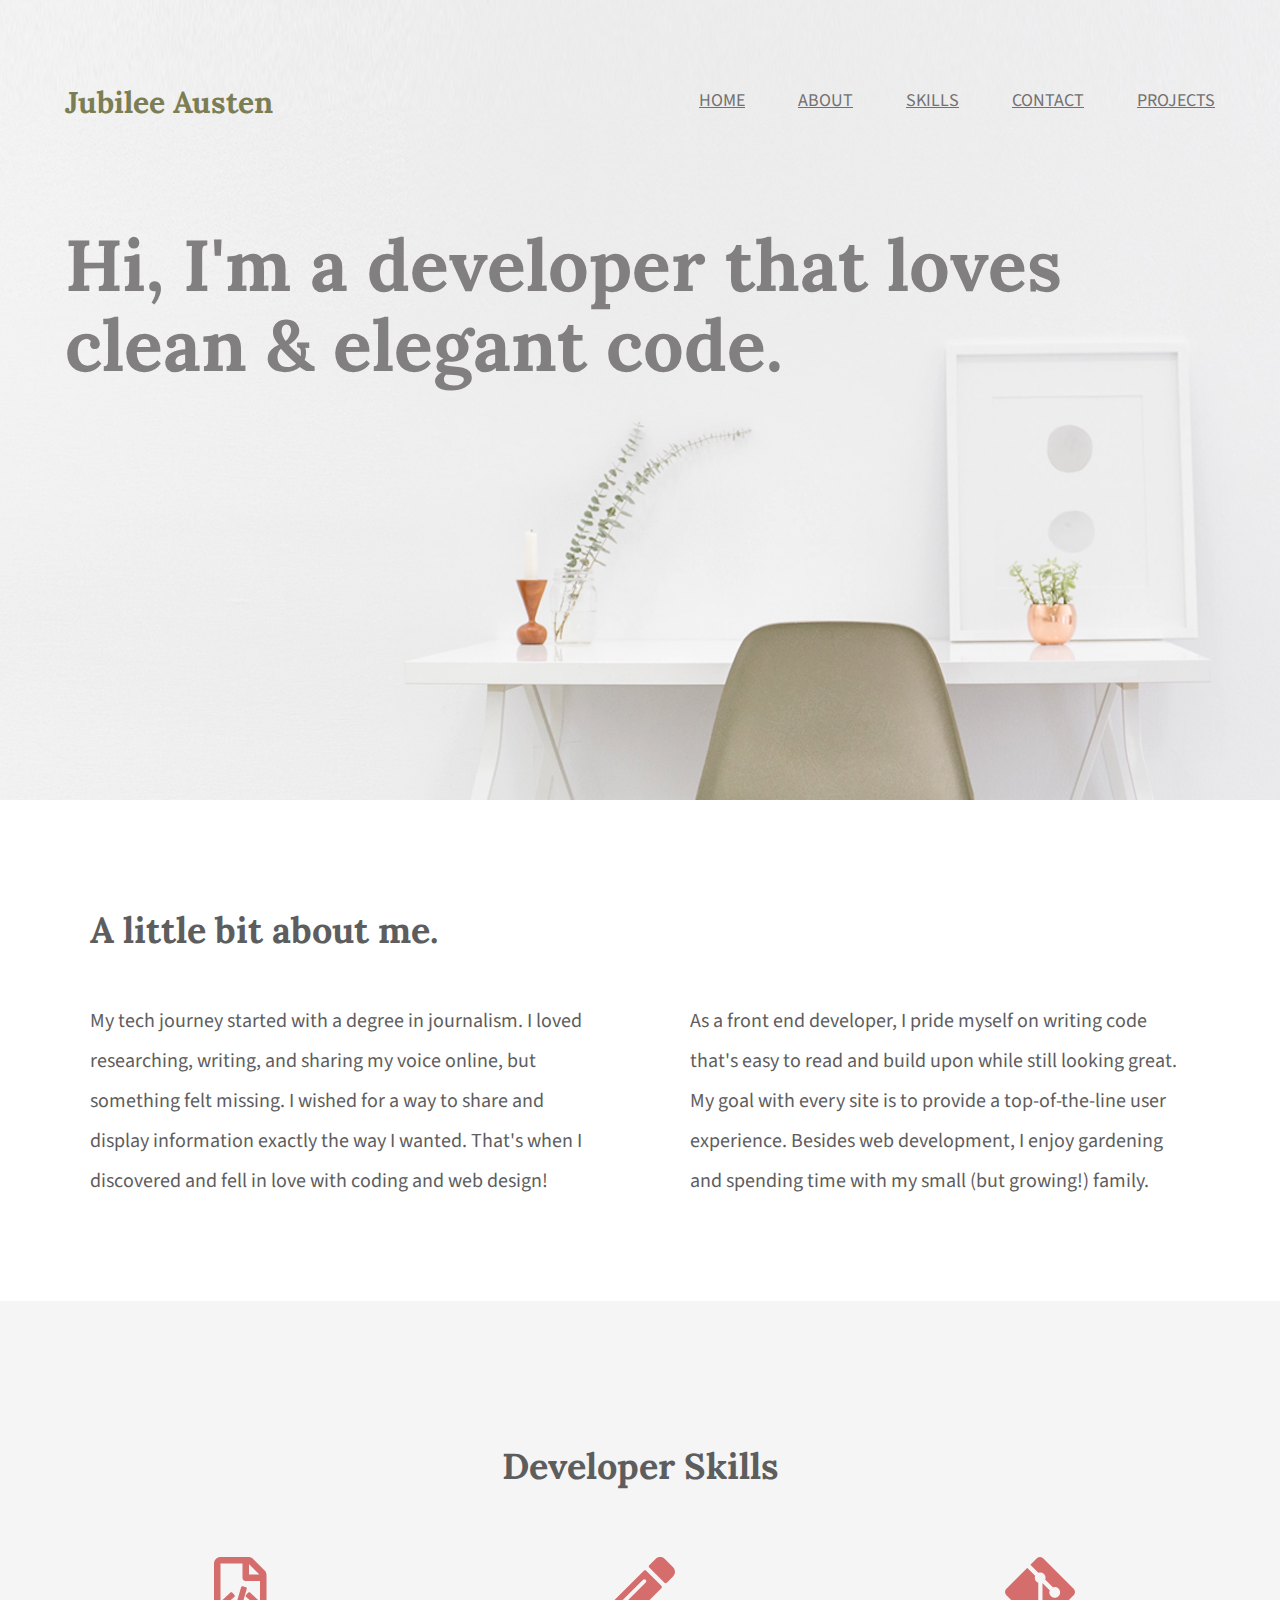
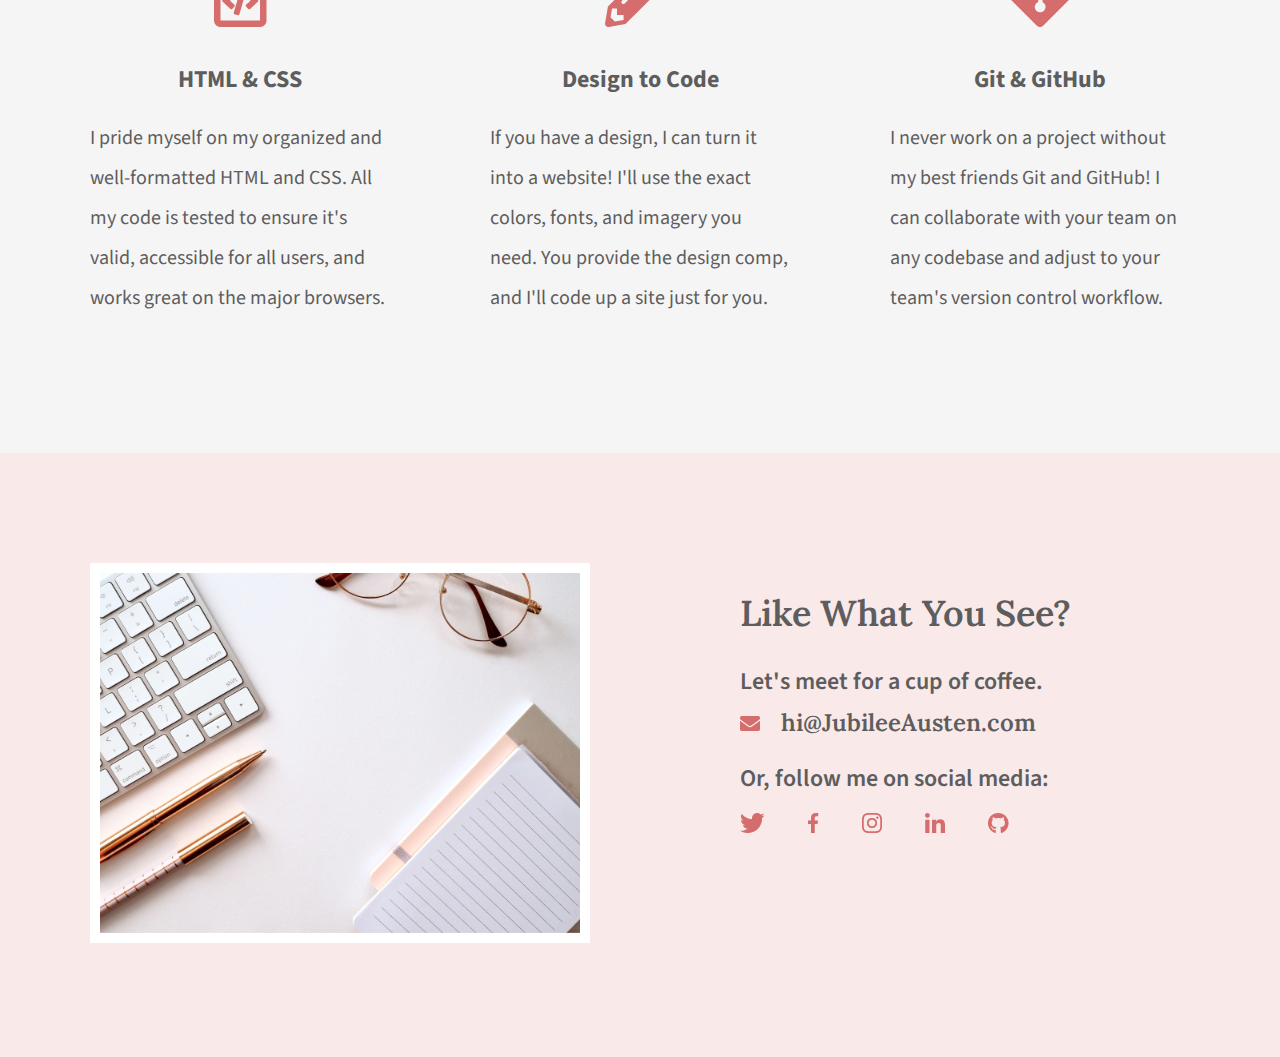
<file: index.html>
<!DOCTYPE html>
<html lang="en">

<head>
    <meta charset="UTF-8">
    <link rel="stylesheet" href="css/normalize.css">
    <link rel="stylesheet" href="css/main.css">
    <link rel="preconnect" href="https://fonts.googleapis.com">
    <link rel="preconnect" href="https://fonts.gstatic.com" crossorigin>
    <link href="https://fonts.googleapis.com/css2?family=Source+Sans+3:ital,wght@0,200..900;1,200..900&display=swap"
        rel="stylesheet">
    <link rel="preconnect" href="https://fonts.googleapis.com">
    <link rel="preconnect" href="https://fonts.gstatic.com" crossorigin>
    <link href="https://fonts.googleapis.com/css2?family=Lora:ital,wght@0,600;1,600&display=swap" rel="stylesheet">
    <title> Jubilee Austen | Portfolio </title>
</head>

<body>
        <header class ="homepage-hero">
        <div class="content-wrapper">
            <h1> Jubilee Austen </h1>
            <nav>
                <ul>
                    <li><a href="#">Home</a></li>
                    <li><a href="#about">About</a></li>
                    <li><a href="#skills">Skills</a></li>
                    <li><a href="#contact">Contact</a></li>
                    <li><a href="Projects/index.html">Projects</a></li>
                </ul>
            </nav>
            <h2>Hi, I'm a developer that loves clean & elegant code.</h2>
        </div>
        </header>
    <main>
        <section id="about">
            <div class="content-wrapper">
                <h2>A little bit about me.</h2>
                <p>My tech journey started with a degree in journalism. I loved researching,
                    writing, and sharing my voice online, but something felt missing. I wished
                    for a way to share and display information exactly the way I wanted. That's
                    when I discovered and fell in love with coding and web design!</p>
                <p>As a front end developer, I pride myself on writing code that's easy to read
                    and build upon while still looking great. My goal with every site is to provide
                    a top-of-the-line user experience. Besides web development, I enjoy
                    gardening and spending time with my small (but growing!) family.</p>
            </div>
        </section>

        <section id="skills">
            <div class="content-wrapper">
                <h2>Developer Skills</h2>
                <div class="skill-list">
                    <img src="img/html-icon.png" alt="html icon">
                    <h3>HTML & CSS</h3>
                    <p>I pride myself on my organized and well-formatted HTML and CSS. All my
                        code is tested to ensure it's valid, accessible for all users, and works great
                        on the major browsers.</p>
                </div>
                <div class="skill-list">
                    <img src="img/pencil-icon.png" alt="pencil icon">
                    <h3>Design to Code</h3>
                    <p>If you have a design, I can turn it into a website! I'll use the exact colors,
                        fonts, and imagery you need. You provide the design comp, and I'll code up
                        a site just for you.</p>
                </div>
                <div class="skill-list">
                    <img src="img/git-icon.png" alt="github icon">
                    <h3>Git & GitHub</h3>
                    <p>I never work on a project without my best friends Git and GitHub! I can
                        collaborate with your team on any codebase and adjust to your team's
                        version control workflow.</p>
                </div>
            </div>
        </section>
    </main>
    <footer id="contact">
        <div class="content-wrapper">
            <div id="contact-left">
                <img src="img/jess-bailey-q10VITrVYUM-unsplash.png" alt="desktop icon" class ="desktop">            
            </div>
            <div class="contact-info">
                <h2>Like What You See?</h2>
                <h3 id="email-header">Let's meet for a cup of coffee.</h3>
                <a id="email-address" href ="mailto:hi@jubileeausten.com"><img id="envelope" src ="img/envelope.png" alt="envelope icon">
                    hi@JubileeAusten.com</a>
                <h3 id="follow">Or, follow me on social media: </h3>
                <ul id="socials">
                    <li> <a href="http://www.twitter.com" target="_blank"><img src="img/twitter.png"
                                alt="twitter logo"></a></li>
                    <li> <a href="http://www.facebook.com" target="_blank"><img src="img/facebook.png"
                                alt="facebook logo"></a></li>
                    <li> <a href="http://www.instagram.com" target="_blank"><img src="img/instagram.png"
                                alt=" instagram logo"></a></li>
                    <li> <a href="http://www.linkedin.com" target="_blank"><img src="img/linkedin.png"
                                alt="linkedin logo"></a></li>
                    <li> <a href="http://www.github.com" target="_blank"><img src="img/github.png"
                                alt="github logo"></a></li>
                </ul>
            </div>
        </div>
    </footer>
</body>

</html>
</file>
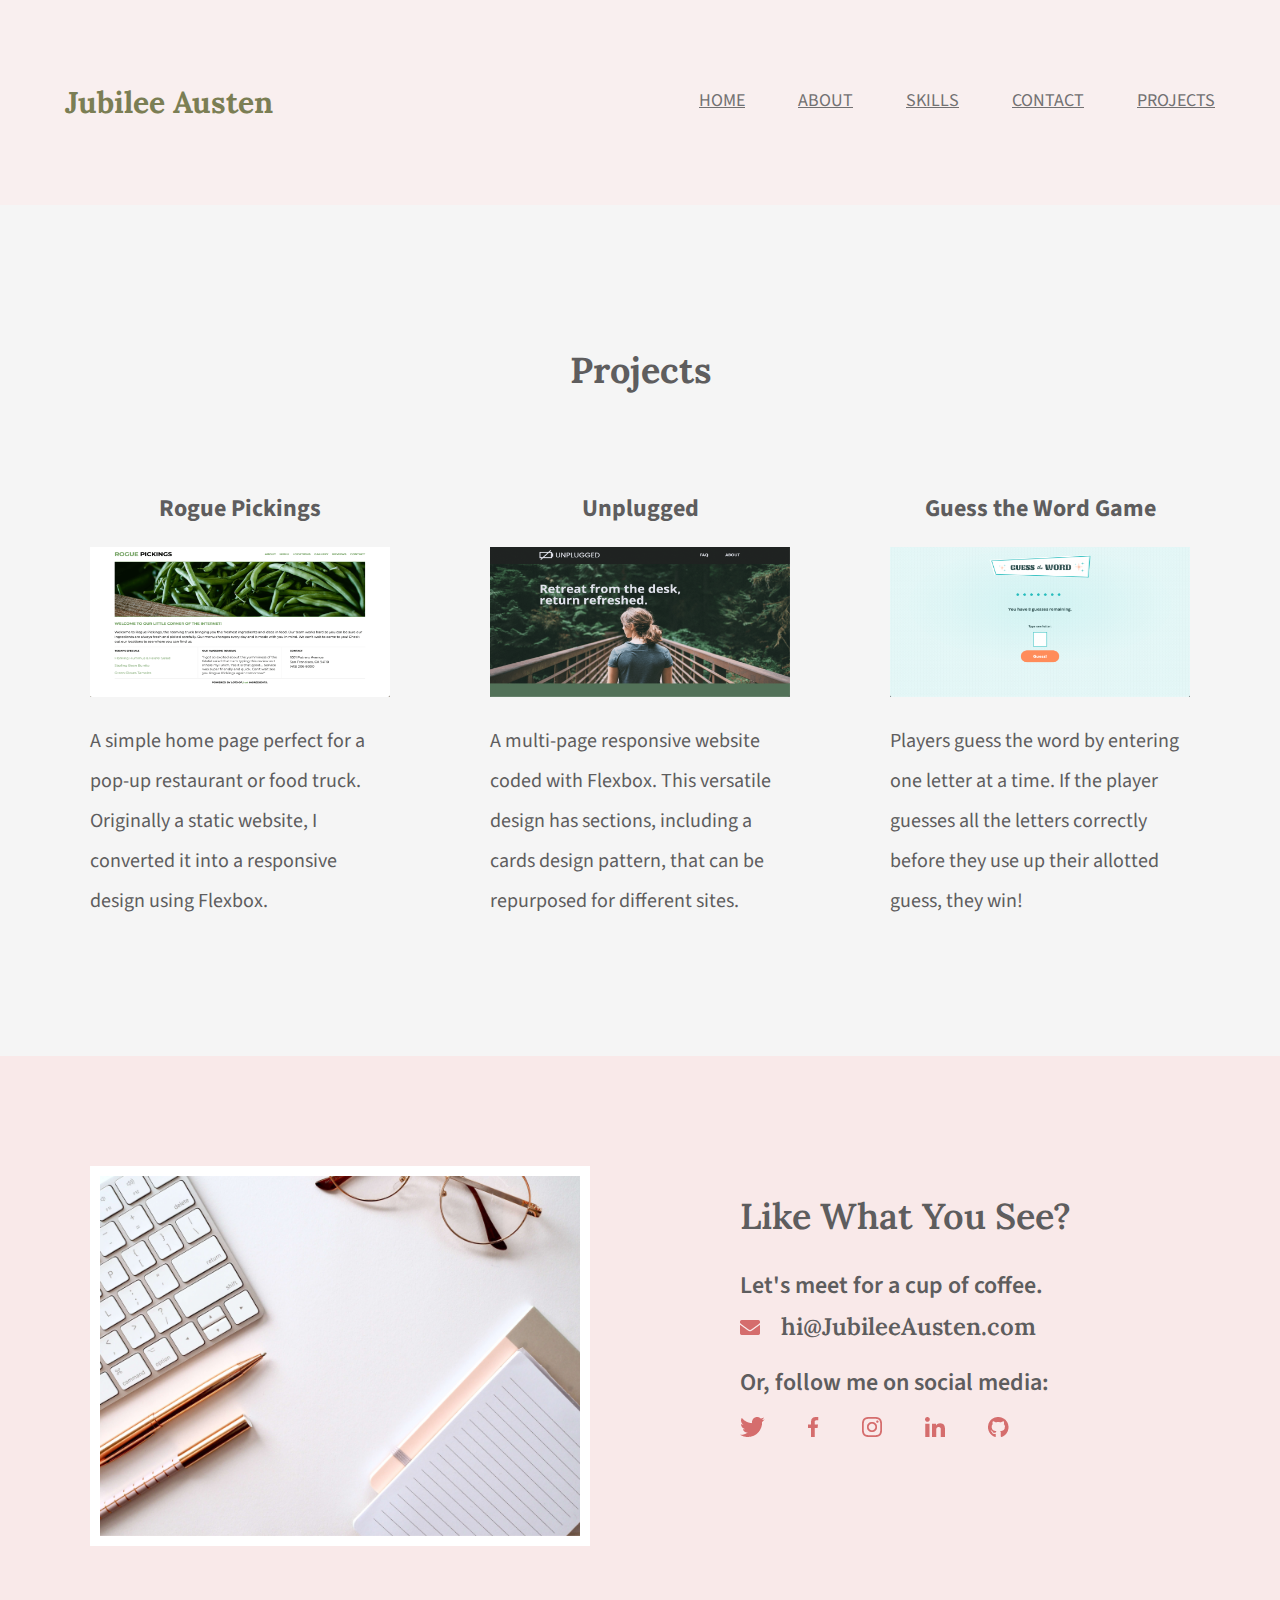
<file: Projects/index.html>
<!DOCTYPE html>
<html lang="en">

<head>
    <meta charset="UTF-8">
    <link rel="stylesheet" href="../css/normalize.css">
    <link rel="stylesheet" href="../css/main.css">
    <link rel="preconnect" href="https://fonts.googleapis.com">
    <link rel="preconnect" href="https://fonts.gstatic.com" crossorigin>
    <link href="https://fonts.googleapis.com/css2?family=Source+Sans+3:ital,wght@0,200..900;1,200..900&display=swap"
        rel="stylesheet">
    <link rel="preconnect" href="https://fonts.googleapis.com">
    <link rel="preconnect" href="https://fonts.gstatic.com" crossorigin>
    <link href="https://fonts.googleapis.com/css2?family=Lora:ital,wght@0,600;1,600&display=swap" rel="stylesheet">
    <title> Projects | Jubilee Austen </title>
</head>

<body>
    <header class="projects-page">
        <div class="content-wrapper">
            <h1> Jubilee Austen </h1>
            <nav>
                <ul>
                    <li><a href="../index.html">Home</a></li>
                    <li><a href="../index.html#about">About</a></li>
                    <li><a href="../index.html#skills">Skills</a></li>
                    <li><a href="../index.html#contact">Contact</a></li>
                    <li><a href="#">Projects</a></li>
                </ul>
            </nav>
        </div>
    </header>
    <main>
        <section id="projects-portfolio">
            <div class="content-wrapper">
                <h2>Projects</h2>
                <div class= "projects">
                    <h3>Rogue Pickings</h3>
                    <a href="https://skillcrush.github.io/206-rogue_pickings/" target="_blank">
                        <img class = "project-image" src =img/rogue-pickings.png alt="rogue pickings website thumbnail"></a>
                        <p>A simple home page perfect for a pop-up restaurant or food truck. Originally a static website, I converted it into a responsive design using Flexbox.</p>
                </div>
                <div class= "projects">
                    <h3>Unplugged</h3>
                    <a href="https://skillcrush.github.io/206-unplugged_retreat" target="_blank"><img class = "project-image"
                            src=img/unplugged.png alt="unplugged website thumbnail"></a>
                        <p>A multi-page responsive website coded with Flexbox. This versatile design has sections, including a cards design pattern, that can be repurposed for different sites.</p>
                </div>
                <div class= "projects">
                    <h3>Guess the Word Game</h3>
                    <a href="https://skillcrush.github.io/guess-the-word/" target="_blank"><img class = "project-image"
                            src=img/guess-the-word-game.png alt="guess the word game website thumbnail"></a>
                        <p>Players guess the word by entering one letter at a time. If the player guesses all the letters correctly before they use up their allotted guess, they win!</p>
                </div>
            </div>
        </section>
    </main>
    <footer id="contact">
        <div class="content-wrapper">
            <div id="contact-left">
                <img src="../img/jess-bailey-q10VITrVYUM-unsplash.png" alt="desktop icon" class="desktop">
            </div>
            <div class="contact-info">
                <h2>Like What You See?</h2>
                <h3 id="email-header">Let's meet for a cup of coffee.</h3>
                <a id="email-address" href="mailto:hi@jubileeausten.com"><img id="envelope" src="../img/envelope.png"
                        alt="envelope icon">
                    hi@JubileeAusten.com</a>
                <h3 id="follow">Or, follow me on social media: </h3>
                <ul id="socials">
                    <li> <a href="http://www.twitter.com" target="_blank"><img src="../img/twitter.png"
                                alt="twitter logo"></a></li>
                    <li> <a href="http://www.facebook.com" target="_blank"><img src="../img/facebook.png"
                                alt="facebook logo"></a></li>
                    <li> <a href="http://www.instagram.com" target="_blank"><img src="../img/instagram.png"
                                alt=" instagram logo"></a></li>
                    <li> <a href="http://www.linkedin.com" target="_blank"><img src="../img/linkedin.png"
                                alt="linkedin logo"></a></li>
                    <li> <a href="http://www.github.com" target="_blank"><img src="../img/github.png"
                                alt="github logo"></a></li>
                </ul>
            </div>
        </div>
    </footer>
</body>

</html>
</file>
<file: css/main.css>
/****** Global Styles ******/
body{
  font-family: "Source Sans 3", sans-serif;
  color:#5E5D5E;
}

.content-wrapper {
    width: 1200px;
    margin: 0 auto;
    overflow: auto;
}


/****** Header Styles ******/
.homepage-hero{
    background: url('../img/full-background.png'), #F9EFEF;
    background-size:cover;
    background-position: center;
    height:800px;
}

header h1{
    width: 300px;
    float:left;
    font-family: "Lora", serif;
    font-size: 30px;
    color:#7B7E54;
    padding: 65px 0 65px 25px;
}

header nav {
    width:800px;
    float: right;
    text-align: right;
    padding: 75px 25px 75px 0;
}

nav ul li {
    display:inline-block;
}

nav ul li a{
    text-transform: uppercase;
    color:#727172;
    font-size:18px;
    padding-left: 50px;
}

header h2{
    width: 1000px;
    clear:both;
    font-family: "Lora", serif;
    font-size: 72px;
    line-height: 80px;
    color:#817F80;
    padding:20px 0 20px 25px;
}

/****** About Styles ******/

#about .content-wrapper {
    padding: 80px 0;
}

#about h2 {
    font-family: "Lora", serif;
    font-size: 36px;
    padding-left: 50px;
}

#about p {
    float: left;
    width: 500px;
    font-size: 20px;
    line-height: 40px;
    padding-left: 50px;
    padding-right: 50px;
}




/****** Skill Styles ******/


#skills {
    background-color: #F5F5F5;
    text-align: center;
}

#skills .content-wrapper {
    padding: 115px 0px;
}

.skill-list {
    float: left;
    width: 300px;
    padding-left: 50px;
    padding-right: 50px;
}

#skills h2{
    font-family: "Lora", serif;
    font-size: 36px;
    padding-bottom: 40px;
} 

#skills h3{
    font-size: 24px;
    line-height: 36px;
    margin: 30px 0px 20px 0px;
}

#skills p{
    line-height: 40px;
    font-size: 20px;
    text-align: left;
}
/****** Contact Styles ******/

#contact {
    background-color: #F9E9E9;
}

#contact .content-wrapper{
    padding: 110px 0px;
}

#contact-left{
    float: left;
    padding: 0px 50px;
}

.desktop{
    border: 10px solid white;
    width: 500px;
    box-sizing: border-box;
}

.contact-info{
    float: left;
    width: 400px;
    padding-left: 100px;
}

#contact h2 {
    font-family: "Lora", serif;
    font-size: 36px;
    font-weight: 600;
    margin-top: 30px;
    margin-bottom: 30px;
}

#contact h3{
    font-size:24px;
    line-height: 36px;
    font-weight: 600;
}

#email-header {
    margin-bottom: 5px;
}

#follow {
    margin-top: 20px;
    margin-bottom: 5px;  
}

#email-address {
    color:#5E5D5E;
    text-decoration: none;
    font-family: "Lora", serif;
    font-size: 24px;
    line-height: 36px;
    font-weight: 600;
}

#envelope {
    padding-right: 15px;
}

#socials {
    list-style: none;
    padding-left:0px;
}

#socials li {
display: inline-block;
padding-right: 40px;

}

/****** Projects Page Styles ******/

/****** Projects Page Header Styles ******/


.projects-page {
    background-color: #F9EFEF;
}


/****** Projects Page Projects Styles ******/

#projects-portfolio {
    background-color: #F5F5F5;
}

#projects-portfolio .content-wrapper {
    padding: 115px 0px;
    width: 1200px;

}

.projects {
    float: left;
    width: 300px;
    padding-left: 50px;
    padding-right: 50px;
}

.project-image {
    width: 300px;
    height: 150px;
}

#projects-portfolio h2{
    font-family: "Lora", serif;
    font-size: 36px;
    padding-bottom: 40px;
    text-align: center;

} 

#projects-portfolio h3{
    font-size: 24px;
    line-height: 36px;
    margin: 30px 0px 20px 0px;
    text-align: center;
}


#projects-portfolio p{
    line-height: 40px;
    font-size: 20px;
    text-align: left;
}
</file>
